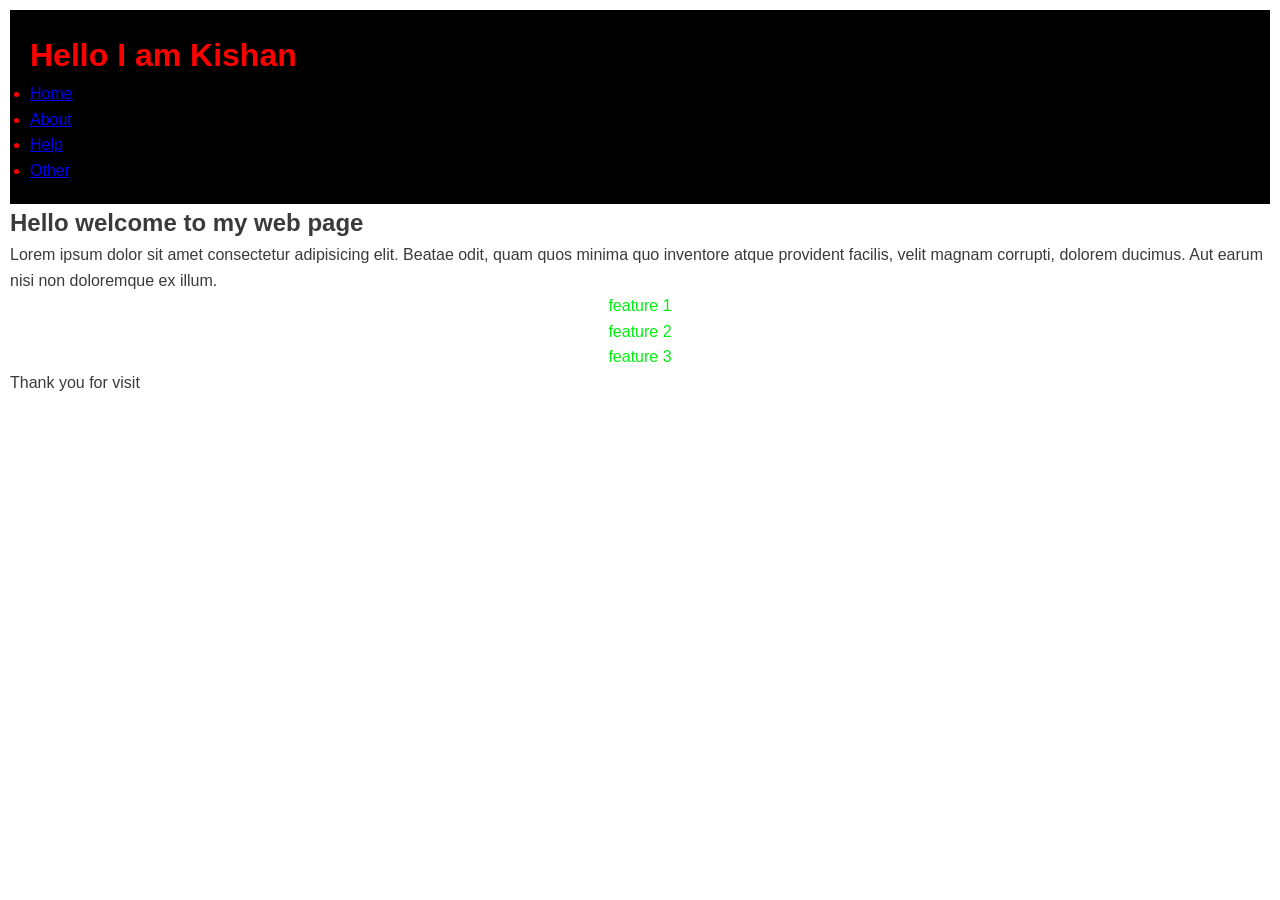
<file: index.html>
<!DOCTYPE html>
<html lang="en">
<head>
    <meta charset="UTF-8">
    <meta name="viewport" content="width=device-width, initial-scale=1.0">
    <title>Basic home page</title>
    <link rel="stylesheet" href="style.css">
    <style>
    body{
        background-color: rgb(218, 201, 14);
        background: fixed;

    }
    div{
        color: #01f010;
        text-align: center;
        text-decoration:blanchedalmond;

    }


    </style>
</head>
<body>
    <header>
        <h1>Hello I am Kishan</h1>
        <nav>
            <ul>
                <li><a href="#"> Home</a></li>
                <li><a href="#">About</a></li>
                <li><a href="#">Help</a></li>
                <li><a href="# ">Other</a></li>
            </ul>
        </nav>
        <div>
    
        </div>
    </header>
    <section class="hero">
        <h1>Hello welcome to my web page </h1>
        <p>Lorem ipsum dolor sit amet consectetur adipisicing elit. Beatae odit, quam quos minima quo inventore atque provident facilis, velit magnam corrupti, dolorem ducimus. Aut earum nisi non doloremque ex illum.</p>
    </section>
    <section class="features">
        <div class="feature">feature 1</div>
        <div class="feature">feature 2</div>

         <div class="feature">feature 3</div>

        <div ></div>
    </section>
    <footer>
        <p>Thank you for visit</p>
    </footer>
   
</body>
</html>
</file>
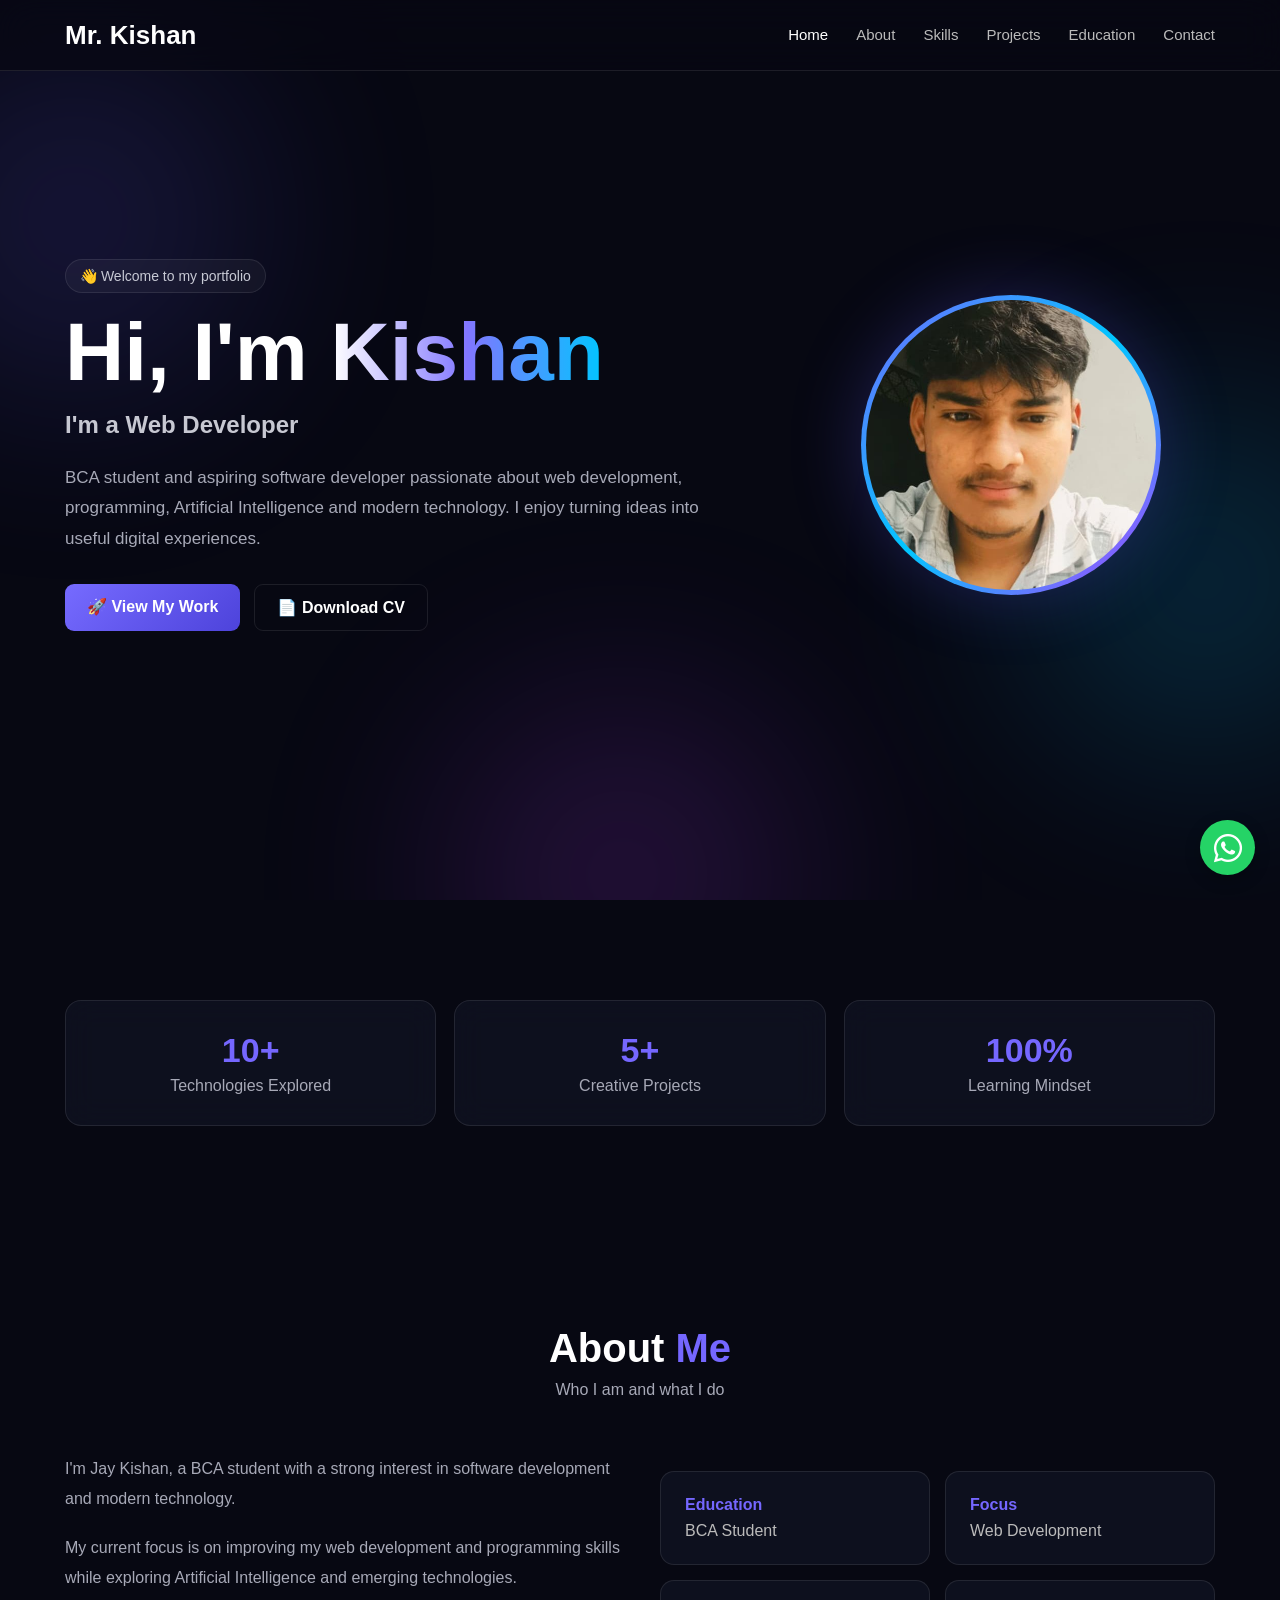
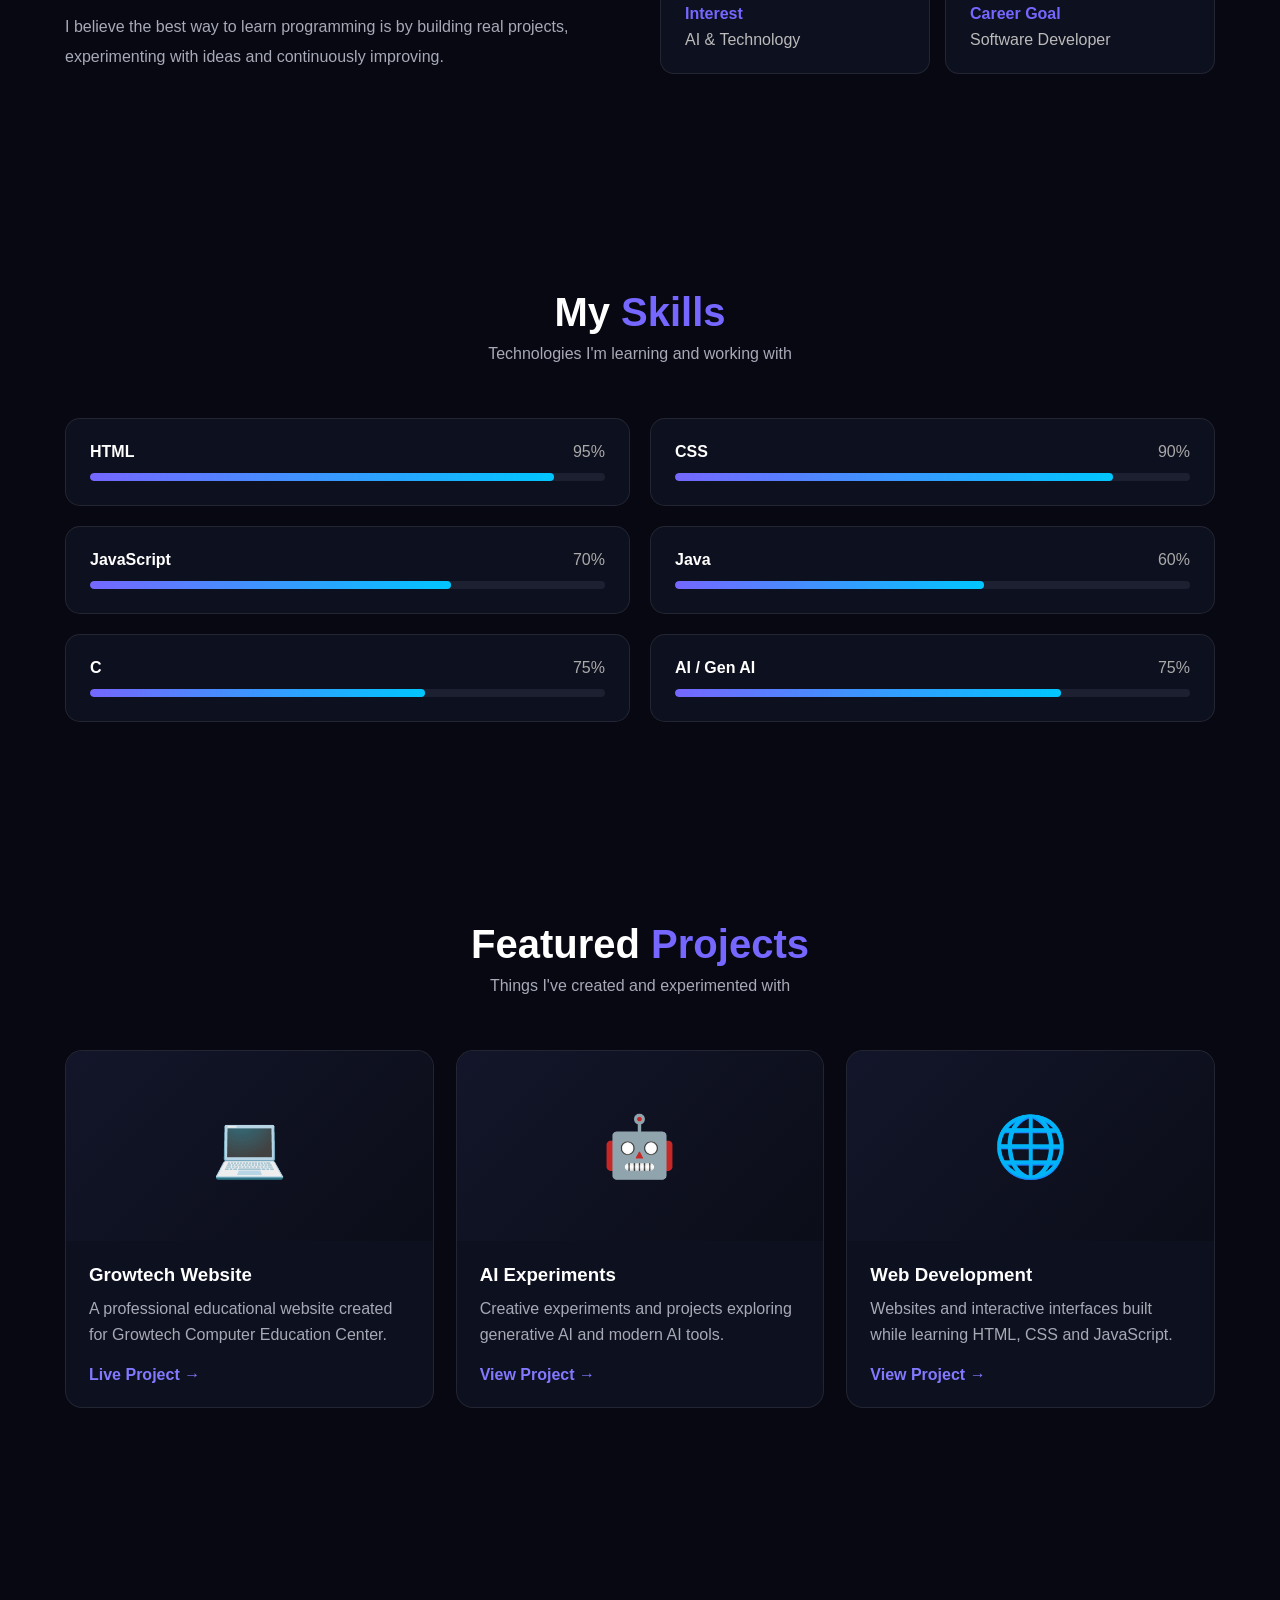
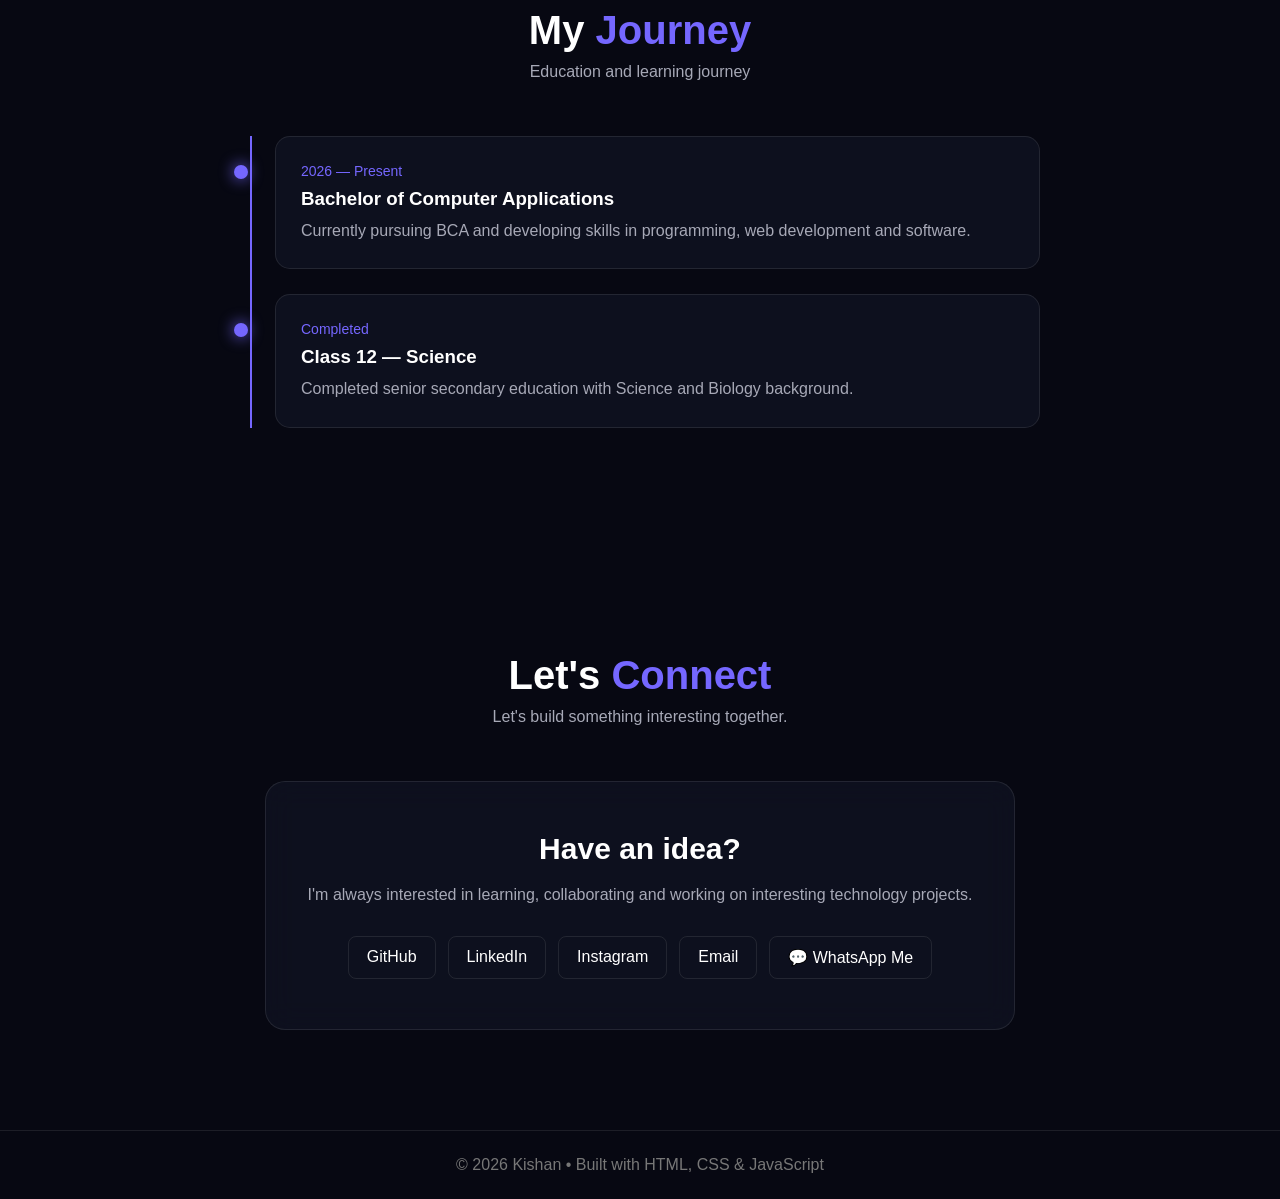
<file: portfolia.html>
<!DOCTYPE html>
<html lang="en">
<head>
<meta charset="UTF-8">
<meta name="viewport" content="width=device-width, initial-scale=1.0">

<title>Kishan | Developer Portfolio</title>

<meta name="description"
content="Kishan — BCA Student, Web Developer and Technology Enthusiast.">
<link rel="stylesheet" href="https://cdnjs.cloudflare.com/ajax/libs/font-awesome/6.5.2/css/all.min.css">

<style>

*{
    margin:0;
    padding:0;
    box-sizing:border-box;
    scroll-behavior:smooth;
}

:root{
    --bg:#070812;
    --card:rgba(17,20,35,.72);
    --text:#fff;
    --muted:#a7a9b7;
    --primary:#7567ff;
    --secondary:#00c6ff;
    --border:rgba(255,255,255,.09);
}

body{
    font-family:Arial,Helvetica,sans-serif;
    background:var(--bg);
    color:var(--text);
    overflow-x:hidden;
}

a{
    text-decoration:none;
    color:inherit;
}

.container{
    width:92%;
    max-width:1150px;
    margin:auto;
}

/* ================= BACKGROUND ================= */

.bg{
    position:fixed;
    inset:0;
    z-index:-2;
    overflow:hidden;
}

.orb{
    position:absolute;
    width:350px;
    height:350px;
    border-radius:50%;
    filter:blur(110px);
    opacity:.18;
}

.orb.one{
    background:#655cff;
    top:5%;
    left:-100px;
}

.orb.two{
    background:#00bfff;
    right:-100px;
    top:45%;
}

.orb.three{
    background:#b33cff;
    bottom:-150px;
    left:35%;
}

/* ================= NAVBAR ================= */

header{
    position:fixed;
    top:0;
    left:0;
    width:100%;
    z-index:1000;
    backdrop-filter:blur(18px);
    background:rgba(7,8,18,.72);
    border-bottom:1px solid var(--border);
}

nav{
    height:70px;
    display:flex;
    align-items:center;
    justify-content:space-between;
}

.logo{
    font-size:26px;
    font-weight:800;
}

.logo span{
    color:var(--primary);
}

.nav-links{
    display:flex;
    gap:28px;
    list-style:none;
}

.nav-links a{
    color:#bbb;
    font-size:15px;
    transition:.3s;
}

.nav-links a:hover,
.nav-links a.active{
    color:#fff;
}

.menu{
    display:none;
    font-size:28px;
    cursor:pointer;
}

/* ================= HERO ================= */

.hero{
    min-height:100vh;
    display:flex;
    align-items:center;
    padding-top:90px;
}

.hero-grid{
    display:grid;
    grid-template-columns:1.25fr .75fr;
    gap:60px;
    align-items:center;
}

.badge{
    display:inline-block;
    padding:8px 14px;
    border:1px solid var(--border);
    border-radius:50px;
    background:rgba(255,255,255,.04);
    color:#c7c9d4;
    font-size:14px;
    margin-bottom:18px;
}

.hero h1{
    font-size:clamp(48px,7vw,82px);
    line-height:1;
    margin-bottom:18px;
}

.gradient{
    background:linear-gradient(90deg,#fff,#8176ff,#00c6ff);
    -webkit-background-clip:text;
    color:transparent;
}

.hero h2{
    font-size:24px;
    color:#c7c8d2;
    min-height:30px;
}

.hero p{
    color:var(--muted);
    line-height:1.8;
    max-width:650px;
    margin:22px 0 30px;
    font-size:17px;
}

.buttons{
    display:flex;
    gap:14px;
    flex-wrap:wrap;
}

.btn{
    padding:13px 22px;
    border-radius:9px;
    border:1px solid var(--border);
    transition:.3s;
    font-weight:600;
}

.btn.primary{
    background:linear-gradient(135deg,#766bff,#4d43db);
    border:none;
}

.btn:hover{
    transform:translateY(-4px);
    box-shadow:0 12px 35px rgba(100,90,255,.22);
}

/* HERO PHOTO */

.photo-wrap{
    display:flex;
    justify-content:center;
}

.photo{
    width:300px;
    height:300px;
    border-radius:50%;
    padding:5px;
    background:linear-gradient(135deg,#7567ff,#00c6ff,#b33cff);
    animation:float 4s ease-in-out infinite;
    box-shadow:0 0 70px rgba(100,90,255,.25);
}

.photo img{
    width:100%;
    height:100%;
    object-fit:cover;
    border-radius:50%;
    background:#10121d;
}

@keyframes float{
    50%{
        transform:translateY(-13px);
    }
}

/* ================= SECTIONS ================= */

section{
    padding:100px 0;
}

.section-head{
    text-align:center;
    margin-bottom:55px;
}

.section-head h2{
    font-size:40px;
}

.section-head h2 span{
    color:var(--primary);
}

.section-head p{
    color:var(--muted);
    margin-top:10px;
}

/* ================= STATS ================= */

.stats{
    display:grid;
    grid-template-columns:repeat(3,1fr);
    gap:18px;
}

.stat{
    text-align:center;
    padding:30px;
    border:1px solid var(--border);
    background:var(--card);
    backdrop-filter:blur(15px);
    border-radius:16px;
}

.stat h3{
    font-size:34px;
    color:var(--primary);
}

.stat p{
    color:var(--muted);
    margin-top:7px;
}

/* ================= ABOUT ================= */

.about-grid{
    display:grid;
    grid-template-columns:1fr 1fr;
    gap:40px;
    align-items:center;
}

.about-text{
    color:var(--muted);
    line-height:1.9;
    font-size:16px;
}

.about-text p{
    margin-bottom:18px;
}

.info-grid{
    display:grid;
    grid-template-columns:1fr 1fr;
    gap:15px;
}

.info{
    padding:24px;
    border:1px solid var(--border);
    border-radius:14px;
    background:var(--card);
    transition:.3s;
}

.info:hover{
    transform:translateY(-6px);
    border-color:var(--primary);
}

.info strong{
    display:block;
    color:var(--primary);
    margin-bottom:8px;
}

.info span{
    color:#bbb;
}

/* ================= SKILLS ================= */

.skills{
    display:grid;
    grid-template-columns:repeat(2,1fr);
    gap:20px;
}

.skill{
    padding:24px;
    border:1px solid var(--border);
    background:var(--card);
    border-radius:15px;
}

.skill-top{
    display:flex;
    justify-content:space-between;
    margin-bottom:12px;
}

.skill-top span{
    color:#aaa;
}

.bar{
    height:8px;
    background:#1d2030;
    border-radius:20px;
    overflow:hidden;
}

.progress{
    height:100%;
    border-radius:20px;
    background:linear-gradient(90deg,var(--primary),var(--secondary));
    width:0;
    transition:1.5s;
}

/* ================= PROJECTS ================= */

.projects{
    display:grid;
    grid-template-columns:repeat(3,1fr);
    gap:22px;
}

.project{
    overflow:hidden;
    border:1px solid var(--border);
    border-radius:17px;
    background:var(--card);
    transition:.35s;
}

.project:hover{
    transform:translateY(-9px);
    border-color:var(--primary);
}

.project-img{
    height:190px;
    display:flex;
    align-items:center;
    justify-content:center;
    font-size:60px;
    background:linear-gradient(135deg,#13162a,#0b0d18);
}

.project-content{
    padding:23px;
}

.project-content h3{
    margin-bottom:10px;
}

.project-content p{
    color:var(--muted);
    line-height:1.6;
    margin-bottom:18px;
}

.project-link{
    color:#8279ff;
    font-weight:bold;
}

/* ================= EDUCATION ================= */

.timeline{
    max-width:800px;
    margin:auto;
    position:relative;
}

.timeline::before{
    content:"";
    position:absolute;
    left:10px;
    top:0;
    bottom:0;
    width:2px;
    background:var(--primary);
}

.timeline-item{
    position:relative;
    margin-left:35px;
    margin-bottom:25px;
    padding:25px;
    border:1px solid var(--border);
    border-radius:15px;
    background:var(--card);
}

.timeline-item::before{
    content:"";
    position:absolute;
    left:-42px;
    top:28px;
    width:14px;
    height:14px;
    border-radius:50%;
    background:var(--primary);
    box-shadow:0 0 15px var(--primary);
}

.timeline-item span{
    color:var(--primary);
    font-size:14px;
}

.timeline-item h3{
    margin:8px 0;
}

.timeline-item p{
    color:var(--muted);
    line-height:1.6;
}

/* ================= CONTACT ================= */

.contact-card{
    max-width:750px;
    margin:auto;
    text-align:center;
    padding:50px 25px;
    border:1px solid var(--border);
    border-radius:20px;
    background:var(--card);
    backdrop-filter:blur(15px);
}

.contact-card h2{
    font-size:30px;
}

.contact-card p{
    color:var(--muted);
    line-height:1.7;
    margin:15px auto 28px;
}

.socials{
    display:flex;
    justify-content:center;
    gap:12px;
    flex-wrap:wrap;
}

.socials a{
    padding:11px 18px;
    border:1px solid var(--border);
    border-radius:8px;
    transition:.3s;
}

.socials a:hover{
    color:var(--primary);
    border-color:var(--primary);
    transform:translateY(-3px);
}

/* ================= FOOTER ================= */

footer{
    border-top:1px solid var(--border);
    text-align:center;
    padding:25px;
    color:#777;
}

/* ================= REVEAL ================= */

.reveal{
    opacity:0;
    transform:translateY(35px);
    transition:1s;
}

.reveal.show{
    opacity:1;
    transform:translateY(0);
}

/* ================= MOBILE ================= */

@media(max-width:850px){

    .nav-links{
        position:absolute;
        top:70px;
        right:-100%;
        width:240px;
        flex-direction:column;
        gap:0;
        background:#0c0e19;
        border-left:1px solid var(--border);
        border-bottom:1px solid var(--border);
        transition:.35s;
    }

    .nav-links.show{
        right:0;
    }

    .nav-links li a{
        display:block;
        padding:16px 22px;
    }

    .menu{
        display:block;
    }

    .hero-grid{
        grid-template-columns:1fr;
        text-align:center;
    }

    .hero p{
        margin-left:auto;
        margin-right:auto;
    }

    .buttons{
        justify-content:center;
    }

    .photo-wrap{
        order:-1;
    }

    .photo{
        width:220px;
        height:220px;
    }

    .about-grid{
        grid-template-columns:1fr;
    }

    .skills{
        grid-template-columns:1fr;
    }

    .projects{
        grid-template-columns:1fr;
    }

    .stats{
        grid-template-columns:1fr;
    }
}

@media(max-width:500px){

    section{
        padding:75px 0;
    }

    .hero h1{
        font-size:52px;
    }

    .hero h2{
        font-size:20px;
    }

    .section-head h2{
        font-size:32px;
    }

    .info-grid{
        grid-template-columns:1fr;
    }

}
.whatsapp-float {
    position: fixed;
    bottom: 25px;
    right: 25px;
    width: 55px;
    height: 55px;
    border-radius: 50%;
    background: #25D366;
    color: white;
    display: flex;
    align-items: center;
    justify-content: center;
    font-size: 32px;
    text-decoration: none;
    box-shadow: 0 5px 15px rgba(0,0,0,0.25);
    z-index: 9999;
    transition: 0.3s;
}

.whatsapp-float:hover {
    transform: scale(1.1);
}

</style>
</head>

<body>

<!-- BACKGROUND -->

<div class="bg">
    <div class="orb one"></div>
    <div class="orb two"></div>
    <div class="orb three"></div>
</div>


<!-- NAVBAR -->

<header>

<nav class="container">

    <a href="#home" class="logo">
       Mr. Kishan<span></span>
    </a>

    <ul class="nav-links" id="navLinks">

        <li><a href="#home" class="active">Home</a></li>
        <li><a href="#about">About</a></li>
        <li><a href="#skills">Skills</a></li>
        <li><a href="#projects">Projects</a></li>
        <li><a href="#education">Education</a></li>
        <li><a href="#contact">Contact</a></li>

    </ul>

    <div class="menu" id="menu">☰</div>

</nav>

</header>


<!-- HERO -->

<section class="hero" id="home">

<div class="container hero-grid">

    <div class="reveal">

        <span class="badge">
            👋 Welcome to my portfolio
        </span>

        <h1>
            Hi, I'm <span class="gradient">Kishan</span>
        </h1>

        <h2>
            I'm a <span id="typing"></span>
        </h2>

        <p>
            BCA student and aspiring software developer
            passionate about web development, programming,
            Artificial Intelligence and modern technology.
            I enjoy turning ideas into useful digital experiences.
        </p>

        <div class="buttons">

            <a href="#projects" class="btn primary">
                🚀 View My Work
            </a>

            <a href="Kishan Resume.docx" class="btn" download>
                📄 Download CV
            </a>

        </div>

    </div>


    <div class="photo-wrap reveal">

        <div class="photo">

            <!-- Apni photo ko profile.jpg naam dena -->

            <img src="My image 1.jpeg" alt="Kishan">

        </div>

    </div>

</div>

</section>


<!-- STATS -->

<section>

<div class="container">

<div class="stats reveal">

    <div class="stat">
        <h3>10+</h3>
        <p>Technologies Explored</p>
    </div>

    <div class="stat">
        <h3>5+</h3>
        <p>Creative Projects</p>
    </div>

    <div class="stat">
        <h3>100%</h3>
        <p>Learning Mindset</p>
    </div>

</div>

</div>

</section>


<!-- ABOUT -->

<section id="about">

<div class="container">

<div class="section-head reveal">

    <h2>About <span>Me</span></h2>

    <p>Who I am and what I do</p>

</div>


<div class="about-grid">

<div class="about-text reveal">

    <p>
        I'm Jay Kishan, a BCA student with a strong interest
        in software development and modern technology.
    </p>

    <p>
        My current focus is on improving my web development
        and programming skills while exploring Artificial
        Intelligence and emerging technologies.
    </p>

    <p>
        I believe the best way to learn programming is
        by building real projects, experimenting with
        ideas and continuously improving.
    </p>

</div>


<div class="info-grid reveal">

    <div class="info">
        <strong>Education</strong>
        <span>BCA Student</span>
    </div>

    <div class="info">
        <strong>Focus</strong>
        <span>Web Development</span>
    </div>

    <div class="info">
        <strong>Interest</strong>
        <span>AI & Technology</span>
    </div>

    <div class="info">
        <strong>Career Goal</strong>
        <span>Software Developer</span>
    </div>

</div>

</div>

</div>

</section>


<!-- SKILLS -->

<section id="skills">

<div class="container">

<div class="section-head reveal">

    <h2>My <span>Skills</span></h2>

    <p>Technologies I'm learning and working with</p>

</div>


<div class="skills">

    <div class="skill reveal">

        <div class="skill-top">
            <strong>HTML</strong>
            <span>95%</span>
        </div>

        <div class="bar">
            <div class="progress" data-width="90%"></div>
        </div>

    </div>


    <div class="skill reveal">

        <div class="skill-top">
            <strong>CSS</strong>
            <span>90%</span>
        </div>

        <div class="bar">
            <div class="progress" data-width="85%"></div>
        </div>

    </div>


    <div class="skill reveal">

        <div class="skill-top">
            <strong>JavaScript</strong>
            <span>70%</span>
        </div>

        <div class="bar">
            <div class="progress" data-width="70%"></div>
        </div>

    </div>


    <div class="skill reveal">

        <div class="skill-top">
            <strong>Java</strong>
            <span>60%</span>
        </div>

        <div class="bar">
            <div class="progress" data-width="60%"></div>
        </div>

    </div>


    <div class="skill reveal">

        <div class="skill-top">
            <strong>C</strong>
            <span>75%</span>
        </div>

        <div class="bar">
            <div class="progress" data-width="65%"></div>
        </div>

    </div>


    <div class="skill reveal">

        <div class="skill-top">
            <strong>AI / Gen AI</strong>
            <span>75%</span>
        </div>

        <div class="bar">
            <div class="progress" data-width="75%"></div>
        </div>

    </div>

</div>

</div>

</section>


<!-- PROJECTS -->

<section id="projects">

<div class="container">

<div class="section-head reveal">

    <h2>Featured <span>Projects</span></h2>

    <p>Things I've created and experimented with</p>

</div>


<div class="projects">


<div class="project reveal">

    <div class="project-img">
        💻
    </div>

    <div class="project-content">

        <h3>Growtech Website</h3>

        <p>
            A professional educational website created
            for Growtech Computer Education Center.
        </p>

        <a href="#" class="project-link">
            Live Project →
        </a>

    </div>

</div>


<div class="project reveal">

    <div class="project-img">
        🤖
    </div>

    <div class="project-content">

        <h3>AI Experiments</h3>

        <p>
            Creative experiments and projects exploring
            generative AI and modern AI tools.
        </p>

        <a href="#" class="project-link">
            View Project →
        </a>

    </div>

</div>


<div class="project reveal">

    <div class="project-img">
        🌐
    </div>

    <div class="project-content">

        <h3>Web Development</h3>

        <p>
            Websites and interactive interfaces built
            while learning HTML, CSS and JavaScript.
        </p>

        <a href="#" class="project-link">
            View Project →
        </a>

    </div>

</div>


</div>

</div>

</section>


<!-- EDUCATION -->

<section id="education">

<div class="container">

<div class="section-head reveal">

    <h2>My <span>Journey</span></h2>

    <p>Education and learning journey</p>

</div>


<div class="timeline">

    <div class="timeline-item reveal">

        <span>2026 — Present</span>

        <h3>Bachelor of Computer Applications</h3>

        <p>
            Currently pursuing BCA and developing skills
            in programming, web development and software.
        </p>

    </div>


    <div class="timeline-item reveal">

        <span>Completed</span>

        <h3>Class 12 — Science</h3>

        <p>
            Completed senior secondary education with
            Science and Biology background.
        </p>

    </div>

</div>

</div>

</section>


<!-- CONTACT -->

<section id="contact">

<div class="container">

<div class="section-head reveal">

    <h2>Let's <span>Connect</span></h2>

    <p>Let's build something interesting together.</p>

</div>


<div class="contact-card reveal">

    <h2>Have an idea?</h2>

    <p>
        I'm always interested in learning, collaborating
        and working on interesting technology projects.
    </p>


    <div class="socials">

        <!-- Apne real links yahan add karna -->

        <a href="#" target="_blank">
            GitHub
        </a>

        <a href="https://www.linkedin.com/in/mr-jay-kishan-yadav-0a3082412?utm_source=share_via&utm_content=profile&utm_medium=member_android" target="_blank">
            LinkedIn
        </a>

        <a href="https://www.instagram.com/jay.yaduvanshi_8445?igsh=MTVzNjFyZ28yc3B1cA==" target="_blank">
            Instagram
        </a>

        <a href="/email/gautambelahar2020@gmail.com" target="_blank">
            Email
        </a>
        <a href="https://wa.me/918445261098?text=Hello%20Kishan%2C%20I%20visited%20your%20portfolio." 
         target="_blank" 
         class="whatsapp-btn">
         💬 WhatsApp Me
        </a>

    </div>

</div>

</div>

</section>


<footer>

    © 2026 Kishan • Built with HTML, CSS & JavaScript

</footer>


<script>

/* ================= TYPING EFFECT ================= */

const words = [
    "Web Developer",
    "BCA Student",
    "Programmer",
    "AI Enthusiast"
];

let wordIndex = 0;
let charIndex = 0;
let deleting = false;

const typing = document.getElementById("typing");

function typeEffect(){

    const current = words[wordIndex];

    if(!deleting){

        typing.textContent =
            current.substring(0,charIndex + 1);

        charIndex++;

        if(charIndex === current.length){

            deleting = true;

            setTimeout(typeEffect,1200);

            return;
        }

    }else{

        typing.textContent =
            current.substring(0,charIndex - 1);

        charIndex--;

        if(charIndex === 0){

            deleting = false;

            wordIndex =
                (wordIndex + 1) % words.length;

        }

    }

    setTimeout(typeEffect,deleting ? 60 : 100);
}

typeEffect();


/* ================= MOBILE MENU ================= */

const menu = document.getElementById("menu");
const navLinks = document.getElementById("navLinks");

menu.addEventListener("click",()=>{

    navLinks.classList.toggle("show");

});


document.querySelectorAll(".nav-links a")
.forEach(link=>{

    link.addEventListener("click",()=>{

        navLinks.classList.remove("show");

    });

});
    /* ================= SCROLL REVEAL ================= */

const observer =
new IntersectionObserver((entries)=>{

    entries.forEach(entry=>{

        if(entry.isIntersecting){

            entry.target.classList.add("show");

        }

    });

},{
    threshold:.15
});


document.querySelectorAll(".reveal")
.forEach(el=>observer.observe(el));


/* ================= SKILL BARS ================= */

const skillObserver =
new IntersectionObserver((entries)=>{

    entries.forEach(entry=>{

        if(entry.isIntersecting){

            const progress =
                entry.target.querySelector(".progress");

            if(progress){

                progress.style.width =
                    progress.dataset.width;

            }

        }

    });

},{
    threshold:.5
});


document.querySelectorAll(".skill")
.forEach(el=>skillObserver.observe(el));


/* ================= ACTIVE NAV ================= */

const sections =
document.querySelectorAll("section[id]");

const links =
document.querySelectorAll(".nav-links a");

window.addEventListener("scroll",()=>{

    let current = "";

    sections.forEach(section=>{

        const top = section.offsetTop - 150;

        if(window.scrollY >= top){

            current = section.id;

        }

    });

    links.forEach(link=>{

        link.classList.remove("active");

        if(link.getAttribute("href") === "#" + current){

            link.classList.add("active");

        }

    });

});

</script>
<a href="https://wa.me/918445261098?text=Hello%20Kishan%2C%20I%20visited%20your%20portfolio."
   target="_blank"
   class="whatsapp-float">
   <i class="fa-brands fa-whatsapp"></i>
   
</a>

</body>
</html>
</file>
<file: style.css>
*{
    margin: 0;
    padding: 0;
    box-sizing: border-box;
}

/*base style*/

body{
    font-family: arial,sans-serif;
    line-height: 1.6;
    background: #d1a4a4;
    color: #3a3a3a;
    padding: 10px;
}

header{
    background: black;
    color: red;
    padding: 20px;

}
</file>
